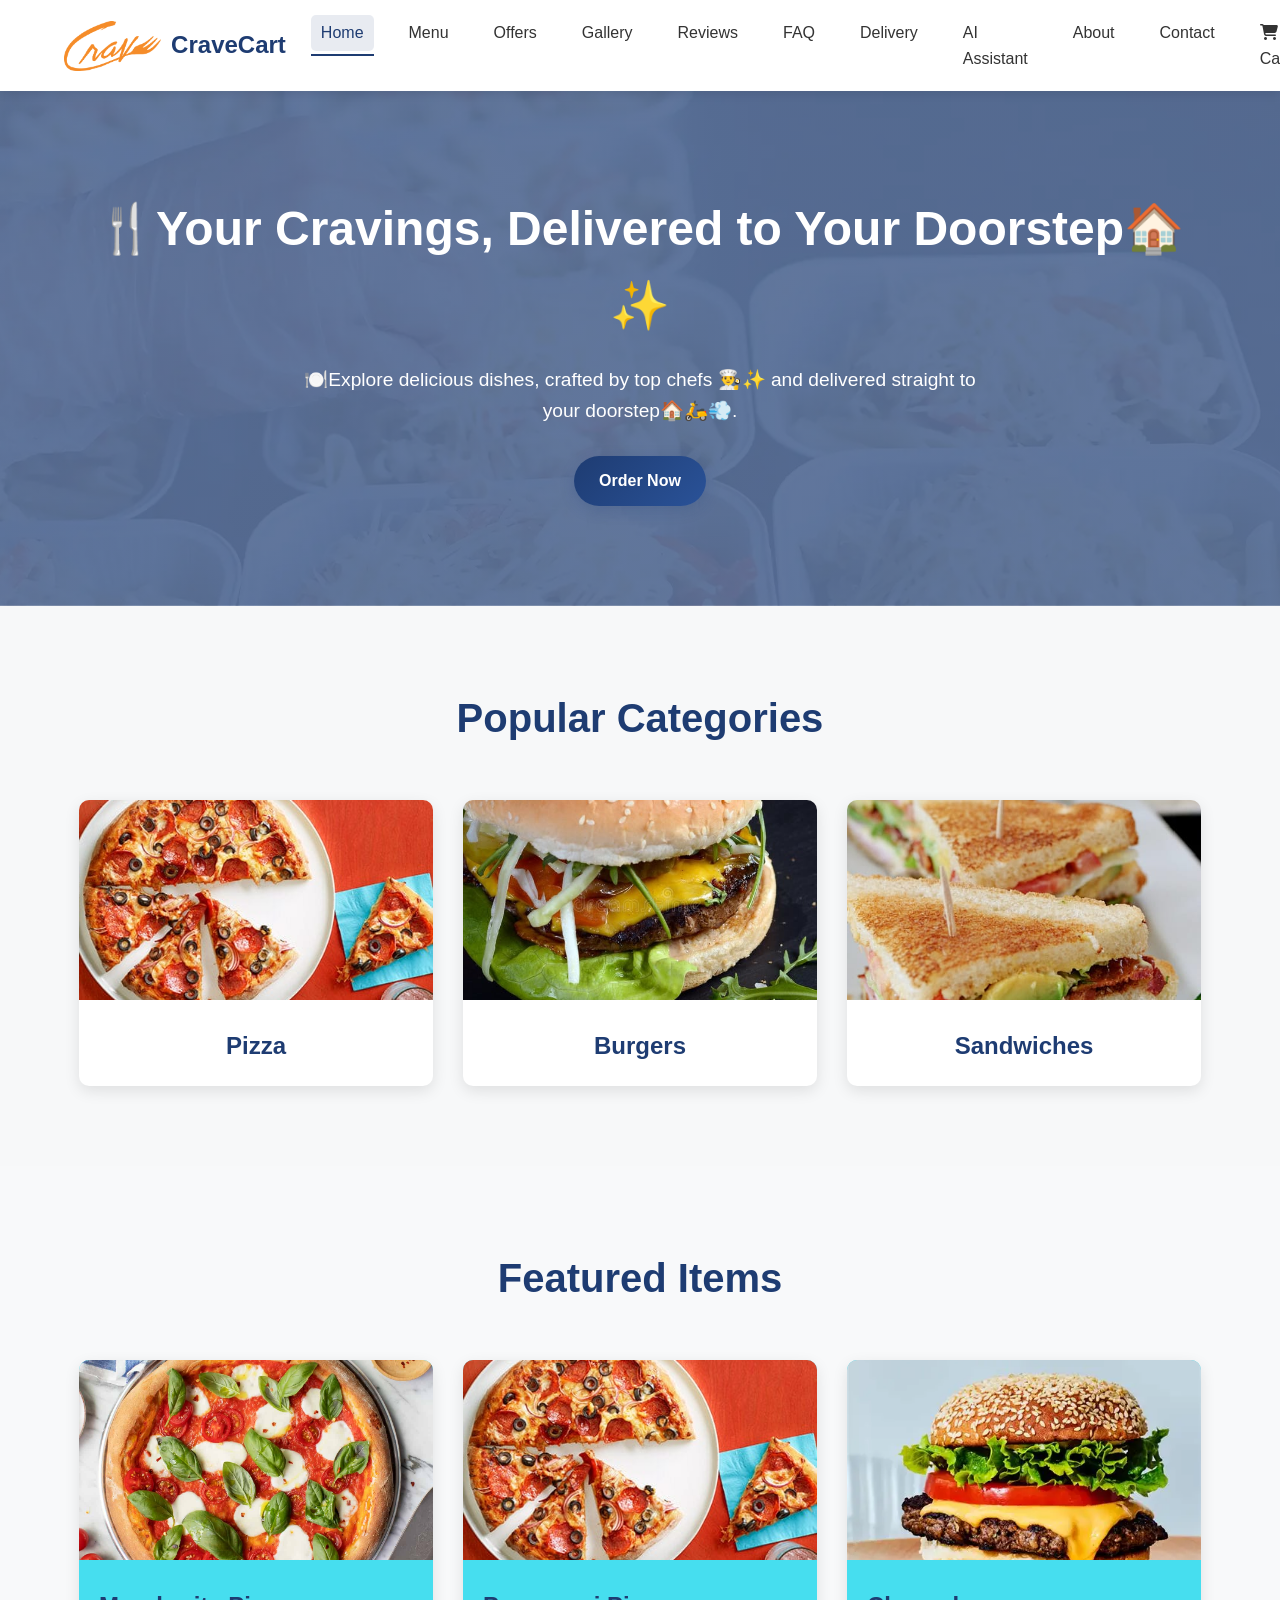
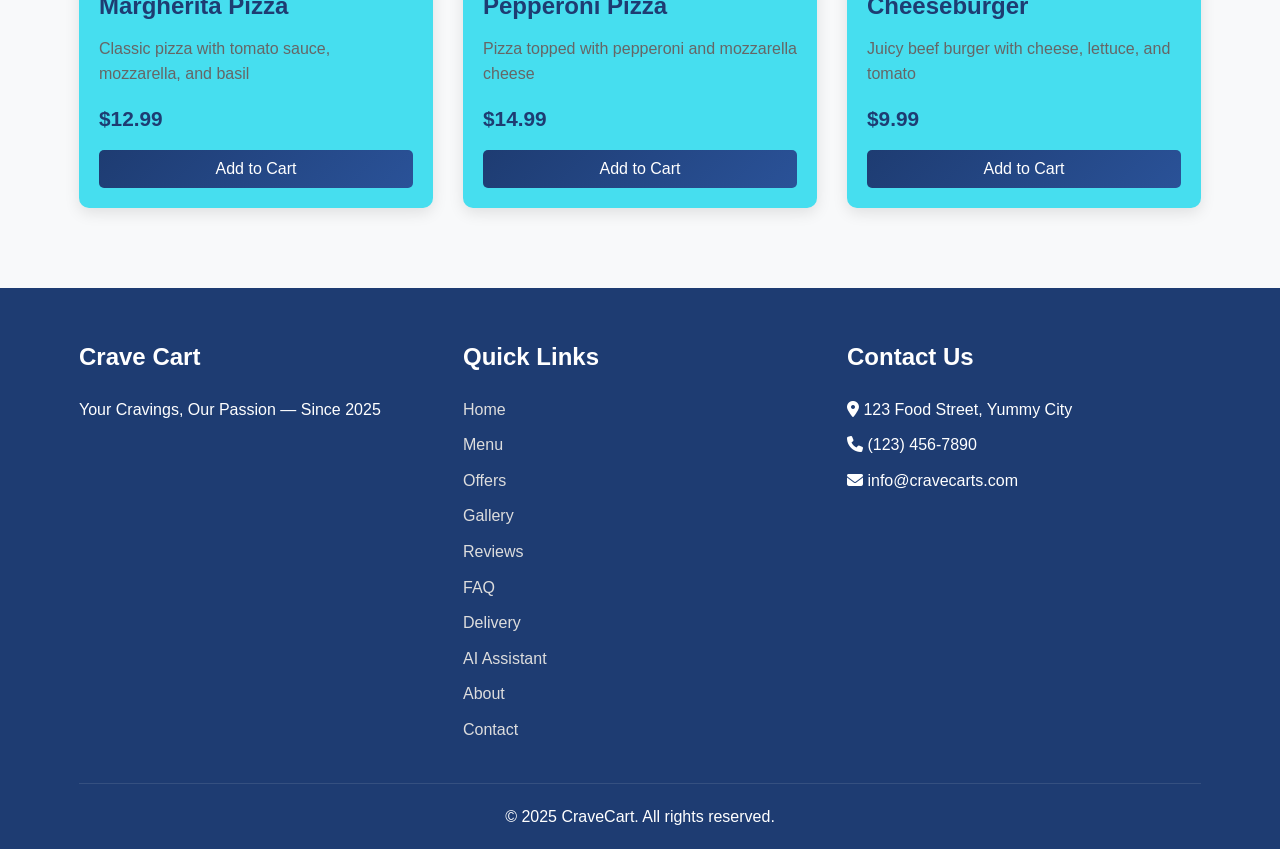
<file: food web/index.html>
<!DOCTYPE html>
<html lang="en">
<head>
    <meta charset="UTF-8">
    <meta name="viewport" content="width=device-width, initial-scale=1.0">
    <title>CraveCart - Order Delicious Food Online</title>

    <link rel="stylesheet" href="style.css">
    <link rel="stylesheet"
          href="https://cdnjs.cloudflare.com/ajax/libs/font-awesome/6.4.0/css/all.min.css">
</head>

<body>

    <!-- Header Section -->
    <header>
        <div class="container">

            <div class="logo">
                <img src="img/logo.png" alt="CraveCart Logo">
                <h1>CraveCart</h1>
            </div>

            <nav>
                <ul class="nav-links">
                    <li><a href="index.html" class="active">Home</a></li>
                    <li><a href="menu.html">Menu</a></li>
                    <li><a href="offers.html">Offers</a></li>
                    <li><a href="gallery.html">Gallery</a></li>
                    <li><a href="reviews.html">Reviews</a></li>
                    <li><a href="faq.html">FAQ</a></li>
                    <li><a href="delivery.html">Delivery</a></li>
                    <li><a href="ai-assistant.html">AI Assistant</a></li>
                    <li><a href="about.html">About</a></li>
                    <li><a href="contact.html">Contact</a></li>
                    <li>
                        <a href="#" id="cartLink">
                            <i class="fas fa-shopping-cart"></i>
                            Cart <span class="cart-count">0</span>
                        </a>
                    </li>
                </ul>
            </nav>

        </div>
    </header>


    <!-- Hero Section -->
    <section class="hero">
        <div class="container">

            <div class="hero-content">

                <h1>
                    🍴Your Cravings, Delivered to Your Doorstep🏠✨
                </h1>

                <p>
                    🍽️Explore delicious dishes, crafted by top chefs 👨‍🍳✨
                    and delivered straight to your doorstep🏠🛵💨.
                </p>

                <a href="menu.html" class="btn-primary">
                    Order Now
                </a>

            </div>

        </div>
    </section>


    <!-- Categories Section -->
    <section class="categories">
        <div class="container">

            <h2>Popular Categories</h2>

            <div class="category-grid">

                <div class="category-card">
                    <img src="img/category/pizza.jpg" alt="Pizza">
                    <h3>Pizza</h3>
                </div>

                <div class="category-card">
                    <img src="img/category/burger.jpg" alt="Burgers">
                    <h3>Burgers</h3>
                </div>

                <div class="category-card">
                    <img src="img/category/sandwich.jpg" alt="Sandwiches">
                    <h3>Sandwiches</h3>
                </div>

            </div>

        </div>
    </section>


    <!-- Featured Items Section -->
    <section class="featured">
        <div class="container">

            <h2>Featured Items</h2>

            <div class="food-grid" id="featuredFoods">
                <!-- Featured items will be loaded by JavaScript -->
            </div>

        </div>
    </section>


    <!-- Cart Modal -->
    <div class="cart-modal" id="cartModal">

        <div class="cart-content">

            <div class="cart-header">
                <h2>Your Cart</h2>
                <span class="close-btn" id="closeCart">&times;</span>
            </div>

            <div class="cart-body">

                <div id="cartItems">
                    <p class="empty-cart-message">
                        Your cart is empty
                    </p>
                </div>

                <div class="cart-footer">

                    <div class="cart-total">
                        <h3>
                            Total: $<span id="cartTotal">0.00</span>
                        </h3>
                    </div>

                    <button class="btn-primary checkout-btn" id="checkoutBtn">
                        Checkout
                    </button>

                </div>

            </div>

        </div>

    </div>


    <!-- Footer -->
    <footer>

        <div class="container">

            <div class="footer-content">

                <div class="footer-section">
                    <h3>Crave Cart</h3>
                    <p>Your Cravings, Our Passion — Since 2025</p>
                </div>


                <div class="footer-section">

                    <h3>Quick Links</h3>

                    <ul>
                        <li><a href="index.html">Home</a></li>
                        <li><a href="menu.html">Menu</a></li>
                        <li><a href="offers.html">Offers</a></li>
                        <li><a href="gallery.html">Gallery</a></li>
                        <li><a href="reviews.html">Reviews</a></li>
                        <li><a href="faq.html">FAQ</a></li>
                        <li><a href="delivery.html">Delivery</a></li>
                        <li><a href="ai-assistant.html">AI Assistant</a></li>
                        <li><a href="about.html">About</a></li>
                        <li><a href="contact.html">Contact</a></li>
                    </ul>

                </div>


                <div class="footer-section">

                    <h3>Contact Us</h3>

                    <p>
                        <i class="fas fa-map-marker-alt"></i>
                        123 Food Street, Yummy City
                    </p>

                    <p>
                        <i class="fas fa-phone"></i>
                        (123) 456-7890
                    </p>

                    <p>
                        <i class="fas fa-envelope"></i>
                        info@cravecarts.com
                    </p>

                </div>

            </div>


            <div class="footer-bottom">
                <p>
                    &copy; 2025 CraveCart. All rights reserved.
                </p>
            </div>

        </div>

    </footer>


    <script src="script.js"></script>

</body>
</html>
</file>
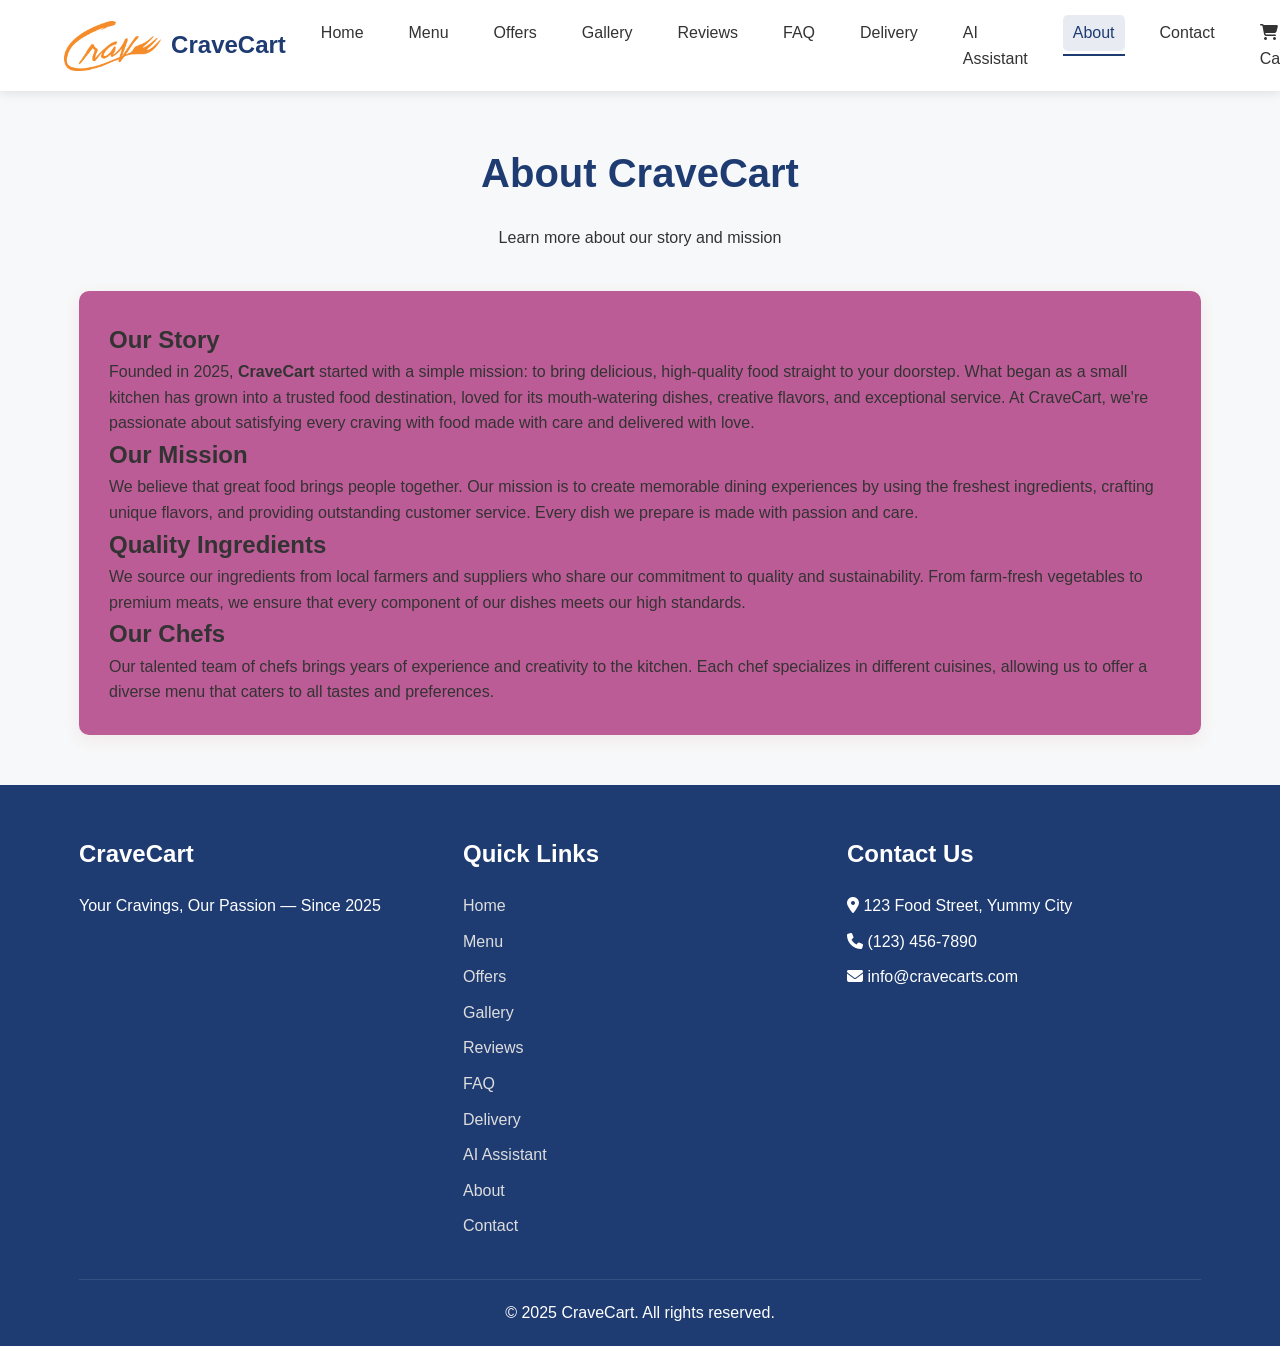
<file: food web/about.html>
<!DOCTYPE html>
<html lang="en">
<head>
    <meta charset="UTF-8">
    <meta name="viewport" content="width=device-width, initial-scale=1.0">

    <title>About Us - CraveCart</title>

    <link rel="stylesheet" href="style.css">
    <link rel="stylesheet"
          href="https://cdnjs.cloudflare.com/ajax/libs/font-awesome/6.4.0/css/all.min.css">
</head>

<body>

    <!-- Header Section -->
    <header>
        <div class="container">

            <div class="logo">
                <img src="img/logo.png" alt="CraveCart Logo">
                <h1>CraveCart</h1>
            </div>

            <nav>
                <ul class="nav-links">

                    <li>
                        <a href="index.html">Home</a>
                    </li>

                    <li>
                        <a href="menu.html">Menu</a>
                    </li>

                    <li>
                        <a href="offers.html">Offers</a>
                    </li>

                    <li>
                        <a href="gallery.html">Gallery</a>
                    </li>

                    <li>
                        <a href="reviews.html">Reviews</a>
                    </li>

                    <li>
                        <a href="faq.html">FAQ</a>
                    </li>

                    <li>
                        <a href="delivery.html">Delivery</a>
                    </li>

                    <li>
                        <a href="ai-assistant.html">AI Assistant</a>
                    </li>

                    <li>
                        <a href="about.html" class="active">About</a>
                    </li>

                    <li>
                        <a href="contact.html">Contact</a>
                    </li>

                    <li>
                        <a href="#" id="cartLink">
                            <i class="fas fa-shopping-cart"></i>
                            Cart <span class="cart-count">0</span>
                        </a>
                    </li>

                </ul>
            </nav>

        </div>
    </header>


    <!-- About Section -->
    <section class="about-page">

        <div class="container">

            <div class="about-header">
                <h1>About CraveCart</h1>
                <p>Learn more about our story and mission</p>
            </div>


            <div class="about-content">

                <h2>Our Story</h2>

                <p>
                    Founded in 2025, <strong>CraveCart</strong> started with
                    a simple mission: to bring delicious, high-quality food
                    straight to your doorstep. What began as a small kitchen
                    has grown into a trusted food destination, loved for its
                    mouth-watering dishes, creative flavors, and exceptional
                    service. At CraveCart, we're passionate about satisfying
                    every craving with food made with care and delivered
                    with love.
                </p>


                <h2>Our Mission</h2>

                <p>
                    We believe that great food brings people together.
                    Our mission is to create memorable dining experiences
                    by using the freshest ingredients, crafting unique
                    flavors, and providing outstanding customer service.
                    Every dish we prepare is made with passion and care.
                </p>


                <h2>Quality Ingredients</h2>

                <p>
                    We source our ingredients from local farmers and
                    suppliers who share our commitment to quality and
                    sustainability. From farm-fresh vegetables to premium
                    meats, we ensure that every component of our dishes
                    meets our high standards.
                </p>


                <h2>Our Chefs</h2>

                <p>
                    Our talented team of chefs brings years of experience
                    and creativity to the kitchen. Each chef specializes
                    in different cuisines, allowing us to offer a diverse
                    menu that caters to all tastes and preferences.
                </p>

            </div>

        </div>

    </section>


    <!-- Cart Modal -->
    <div class="cart-modal" id="cartModal">

        <div class="cart-content">

            <div class="cart-header">
                <h2>Your Cart</h2>

                <span class="close-btn" id="closeCart">
                    &times;
                </span>
            </div>

            <div class="cart-body">

                <div id="cartItems">
                    <p class="empty-cart-message">
                        Your cart is empty
                    </p>
                </div>

                <div class="cart-footer">

                    <div class="cart-total">
                        <h3>
                            Total: ₹<span id="cartTotal">0.00</span>
                        </h3>
                    </div>

                    <button class="btn-primary checkout-btn"
                            id="checkoutBtn">
                        Checkout
                    </button>

                </div>

            </div>

        </div>

    </div>


    <!-- Footer -->
    <footer>

        <div class="container">

            <div class="footer-content">

                <div class="footer-section">
                    <h3>CraveCart</h3>

                    <p>
                        Your Cravings, Our Passion — Since 2025
                    </p>
                </div>


                <div class="footer-section">

                    <h3>Quick Links</h3>

                    <ul>

                        <li>
                            <a href="index.html">Home</a>
                        </li>

                        <li>
                            <a href="menu.html">Menu</a>
                        </li>

                        <li>
                            <a href="offers.html">Offers</a>
                        </li>

                        <li>
                            <a href="gallery.html">Gallery</a>
                        </li>

                        <li>
                            <a href="reviews.html">Reviews</a>
                        </li>

                        <li>
                            <a href="faq.html">FAQ</a>
                        </li>

                        <li>
                            <a href="delivery.html">Delivery</a>
                        </li>

                        <li>
                            <a href="ai-assistant.html">AI Assistant</a>
                        </li>

                        <li>
                            <a href="about.html">About</a>
                        </li>

                        <li>
                            <a href="contact.html">Contact</a>
                        </li>

                    </ul>

                </div>


                <div class="footer-section">

                    <h3>Contact Us</h3>

                    <p>
                        <i class="fas fa-map-marker-alt"></i>
                        123 Food Street, Yummy City
                    </p>

                    <p>
                        <i class="fas fa-phone"></i>
                        (123) 456-7890
                    </p>

                    <p>
                        <i class="fas fa-envelope"></i>
                        info@cravecarts.com
                    </p>

                </div>

            </div>


            <div class="footer-bottom">
                <p>
                    &copy; 2025 CraveCart. All rights reserved.
                </p>
            </div>

        </div>

    </footer>


    <script src="script.js"></script>

</body>
</html>
</file>
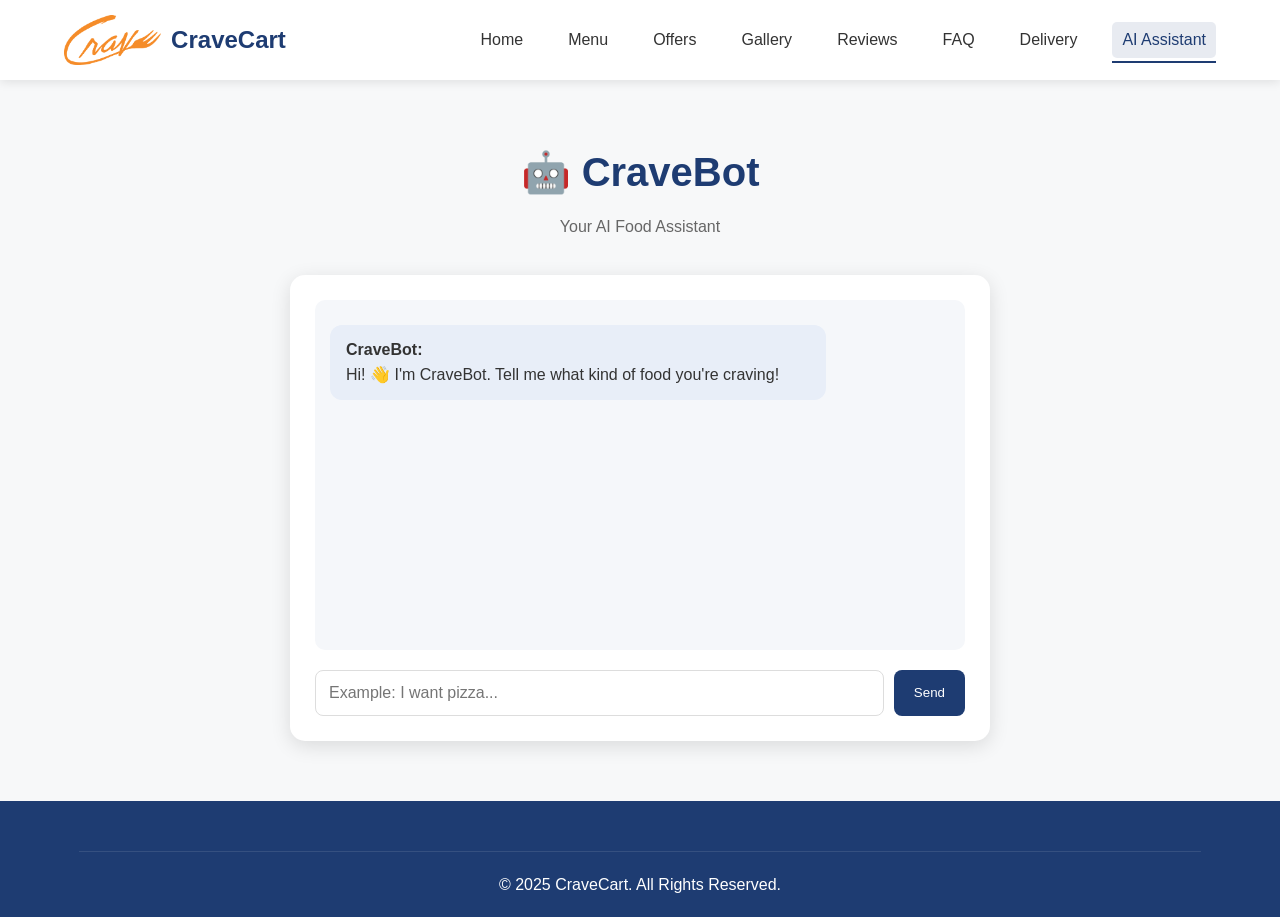
<file: food web/ai-assistant.html>
<!DOCTYPE html>
<html lang="en">
<head>
    <meta charset="UTF-8">
    <meta name="viewport" content="width=device-width, initial-scale=1.0">
    <title>CraveBot - AI Food Assistant</title>

    <link rel="stylesheet" href="style.css">

    <style>
        .ai-page {
            padding: 60px 0;
            min-height: 75vh;
        }

        .ai-header {
            text-align: center;
            margin-bottom: 35px;
        }

        .ai-header h1 {
            color: #1e3c72;
            font-size: 2.5rem;
            margin-bottom: 10px;
        }

        .ai-header p {
            color: #666;
        }

        .chat-box {
            max-width: 700px;
            margin: auto;
            background: white;
            border-radius: 15px;
            padding: 25px;
            box-shadow: 0 5px 20px rgba(0,0,0,0.12);
        }

        .chat-area {
            height: 350px;
            overflow-y: auto;
            padding: 15px;
            background: #f5f7fa;
            border-radius: 10px;
            margin-bottom: 20px;
        }

        .message {
            padding: 12px 16px;
            margin: 10px 0;
            border-radius: 12px;
            max-width: 80%;
        }

        .bot-message {
            background: #e8eef8;
            color: #333;
        }

        .user-message {
            background: #1e3c72;
            color: white;
            margin-left: auto;
        }

        .input-area {
            display: flex;
            gap: 10px;
        }

        .input-area input {
            flex: 1;
            padding: 13px;
            border: 1px solid #ddd;
            border-radius: 8px;
            font-size: 16px;
        }

        .input-area button {
            padding: 13px 20px;
            border: none;
            border-radius: 8px;
            background: #1e3c72;
            color: white;
            cursor: pointer;
        }

        .input-area button:hover {
            opacity: 0.9;
        }
    </style>
</head>

<body>

<header>
    <div class="container">
        <div class="logo">
            <img src="img/logo.png" alt="CraveCart Logo">
            <h1>CraveCart</h1>
        </div>

        <nav>
            <ul class="nav-links">
                <li><a href="index.html">Home</a></li>
                <li><a href="menu.html">Menu</a></li>
                <li><a href="offers.html">Offers</a></li>
                <li><a href="gallery.html">Gallery</a></li>
                <li><a href="reviews.html">Reviews</a></li>
                <li><a href="faq.html">FAQ</a></li>
                <li><a href="delivery.html">Delivery</a></li>
                <li><a href="ai-assistant.html" class="active">AI Assistant</a></li>
            </ul>
        </nav>
    </div>
</header>

<section class="ai-page">

    <div class="container">

        <div class="ai-header">
            <h1>🤖 CraveBot</h1>
            <p>Your AI Food Assistant</p>
        </div>

        <div class="chat-box">

            <div class="chat-area" id="chatArea">

                <div class="message bot-message">
                    <strong>CraveBot:</strong><br>
                    Hi! 👋 I'm CraveBot. Tell me what kind of food you're craving!
                </div>

            </div>

            <div class="input-area">
                <input
                    type="text"
                    id="userInput"
                    placeholder="Example: I want pizza..."
                >

                <button onclick="sendMessage()">Send</button>
            </div>

        </div>

    </div>

</section>

<footer>
    <div class="container">
        <div class="footer-bottom">
            <p>&copy; 2025 CraveCart. All Rights Reserved.</p>
        </div>
    </div>
</footer>

<script>
    function sendMessage() {

        const input = document.getElementById("userInput");
        const chatArea = document.getElementById("chatArea");

        const message = input.value.trim();

        if (message === "") {
            return;
        }

        // User message
        chatArea.innerHTML += `
            <div class="message user-message">
                ${message}
            </div>
        `;

        const text = message.toLowerCase();

        let reply = "";

        // Simple AI-style recommendations
        if (text.includes("pizza")) {
            reply = "🍕 I recommend our Margherita Pizza or Pepperoni Pizza!";
        }
        else if (text.includes("burger")) {
            reply = "🍔 You can try our Cheeseburger or Chicken Burger!";
        }
        else if (text.includes("sandwich")) {
            reply = "🥪 Our Club Sandwich and Veggie Sandwich are great choices!";
        }
        else if (text.includes("cheap") || text.includes("budget")) {
            reply = "💰 Try our Veggie Sandwich at ₹7.99 or Club Sandwich at ₹8.99.";
        }
        else if (text.includes("hello") || text.includes("hi")) {
            reply = "Hello! 👋 What would you like to eat today?";
        }
        else if (text.includes("recommend") || text.includes("suggest")) {
            reply = "😋 I recommend trying our Margherita Pizza, Cheeseburger, or Club Sandwich!";
        }
        else {
            reply = "😊 I can suggest Pizza, Burger, or Sandwich. Try asking: 'Suggest a pizza'.";
        }

        // Bot response
        setTimeout(function() {

            chatArea.innerHTML += `
                <div class="message bot-message">
                    <strong>CraveBot:</strong><br>
                    ${reply}
                </div>
            `;

            chatArea.scrollTop = chatArea.scrollHeight;

        }, 500);

        input.value = "";
    }

    // Enter key support
    document.getElementById("userInput").addEventListener("keypress", function(event) {

        if (event.key === "Enter") {
            sendMessage();
        }

    });
</script>

</body>
</html>
</file>
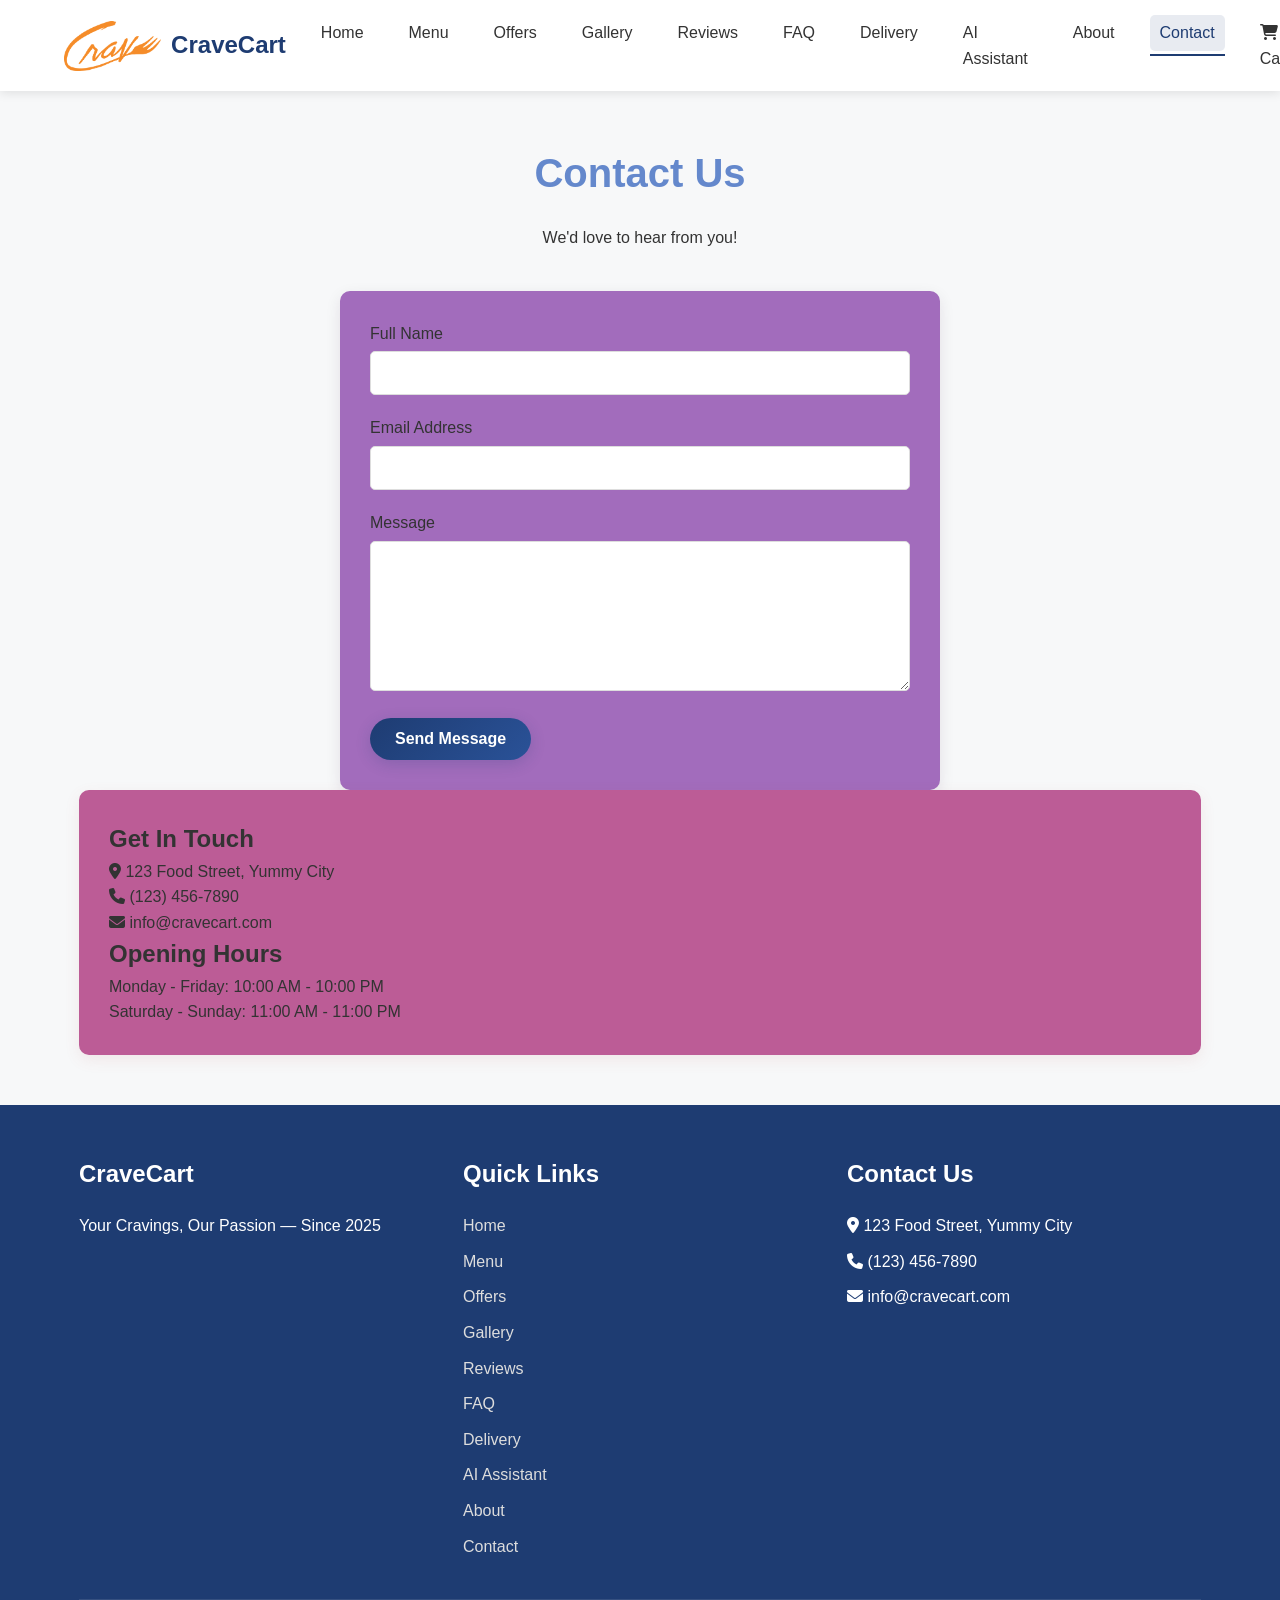
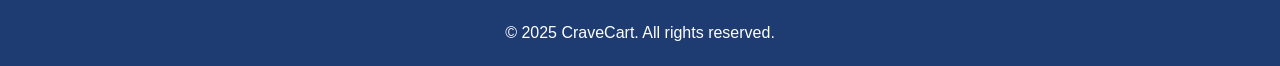
<file: food web/contact.html>
<!DOCTYPE html>
<html lang="en">
<head>
    <meta charset="UTF-8">
    <meta name="viewport" content="width=device-width, initial-scale=1.0">
    <title>Contact Us - CraveCart</title>

    <link rel="stylesheet" href="style.css">
    <link rel="stylesheet" href="https://cdnjs.cloudflare.com/ajax/libs/font-awesome/6.4.0/css/all.min.css">
</head>

<body>

    <!-- Header Section -->
    <header>
        <div class="container">

            <div class="logo">
                <img src="img/logo.png" alt="CraveCart Logo">
                <h1>CraveCart</h1>
            </div>

            <nav>
                <ul class="nav-links">

                    <li>
                        <a href="index.html">Home</a>
                    </li>

                    <li>
                        <a href="menu.html">Menu</a>
                    </li>

                    <li>
                        <a href="offers.html">Offers</a>
                    </li>

                    <li>
                        <a href="gallery.html">Gallery</a>
                    </li>

                    <li>
                        <a href="reviews.html">Reviews</a>
                    </li>

                    <li>
                        <a href="faq.html">FAQ</a>
                    </li>

                    <li>
                        <a href="delivery.html">Delivery</a>
                    </li>

                    <li>
                        <a href="ai-assistant.html">AI Assistant</a>
                    </li>

                    <li>
                        <a href="about.html">About</a>
                    </li>

                    <li>
                        <a href="contact.html" class="active">Contact</a>
                    </li>

                    <li>
                        <a href="#" id="cartLink">
                            <i class="fas fa-shopping-cart"></i>
                            Cart <span class="cart-count">0</span>
                        </a>
                    </li>

                </ul>
            </nav>

        </div>
    </header>


    <!-- Contact Section -->
    <section class="contact-page">

        <div class="container">

            <div class="contact-header">
                <h1>Contact Us</h1>
                <p>We'd love to hear from you!</p>
            </div>


            <!-- Contact Form -->
            <div class="contact-form">

                <form id="contactForm">

                    <div class="form-group">
                        <label for="name">Full Name</label>
                        <input
                            type="text"
                            id="name"
                            name="name"
                            required
                        >
                    </div>


                    <div class="form-group">
                        <label for="email">Email Address</label>
                        <input
                            type="email"
                            id="email"
                            name="email"
                            required
                        >
                    </div>


                    <div class="form-group">
                        <label for="message">Message</label>
                        <textarea
                            id="message"
                            name="message"
                            required
                        ></textarea>
                    </div>


                    <button type="submit" class="btn-primary">
                        Send Message
                    </button>

                </form>

            </div>


            <!-- Contact Information -->
            <div class="contact-info">

                <div class="about-content">

                    <h2>Get In Touch</h2>

                    <p>
                        <i class="fas fa-map-marker-alt"></i>
                        123 Food Street, Yummy City
                    </p>

                    <p>
                        <i class="fas fa-phone"></i>
                        (123) 456-7890
                    </p>

                    <p>
                        <i class="fas fa-envelope"></i>
                        info@cravecart.com
                    </p>


                    <h2>Opening Hours</h2>

                    <p>
                        Monday - Friday: 10:00 AM - 10:00 PM
                    </p>

                    <p>
                        Saturday - Sunday: 11:00 AM - 11:00 PM
                    </p>

                </div>

            </div>

        </div>

    </section>


    <!-- Cart Modal -->
    <div class="cart-modal" id="cartModal">

        <div class="cart-content">

            <div class="cart-header">
                <h2>Your Cart</h2>
                <span class="close-btn" id="closeCart">&times;</span>
            </div>


            <div class="cart-body">

                <div id="cartItems">

                    <!-- Cart items will be loaded here -->
                    <p class="empty-cart-message">
                        Your cart is empty
                    </p>

                </div>


                <div class="cart-footer">

                    <div class="cart-total">
                        <h3>
                            Total: ₹<span id="cartTotal">0.00</span>
                        </h3>
                    </div>

                    <button
                        class="btn-primary checkout-btn"
                        id="checkoutBtn"
                    >
                        Checkout
                    </button>

                </div>

            </div>

        </div>

    </div>


    <!-- Footer -->
    <footer>

        <div class="container">

            <div class="footer-content">


                <!-- Footer About -->
                <div class="footer-section">

                    <h3>CraveCart</h3>

                    <p>
                        Your Cravings, Our Passion — Since 2025
                    </p>

                </div>


                <!-- Footer Quick Links -->
                <div class="footer-section">

                    <h3>Quick Links</h3>

                    <ul>

                        <li>
                            <a href="index.html">Home</a>
                        </li>

                        <li>
                            <a href="menu.html">Menu</a>
                        </li>

                        <li>
                            <a href="offers.html">Offers</a>
                        </li>

                        <li>
                            <a href="gallery.html">Gallery</a>
                        </li>

                        <li>
                            <a href="reviews.html">Reviews</a>
                        </li>

                        <li>
                            <a href="faq.html">FAQ</a>
                        </li>

                        <li>
                            <a href="delivery.html">Delivery</a>
                        </li>

                        <li>
                            <a href="ai-assistant.html">AI Assistant</a>
                        </li>

                        <li>
                            <a href="about.html">About</a>
                        </li>

                        <li>
                            <a href="contact.html">Contact</a>
                        </li>

                    </ul>

                </div>


                <!-- Footer Contact -->
                <div class="footer-section">

                    <h3>Contact Us</h3>

                    <p>
                        <i class="fas fa-map-marker-alt"></i>
                        123 Food Street, Yummy City
                    </p>

                    <p>
                        <i class="fas fa-phone"></i>
                        (123) 456-7890
                    </p>

                    <p>
                        <i class="fas fa-envelope"></i>
                        info@cravecart.com
                    </p>

                </div>

            </div>


            <!-- Footer Bottom -->
            <div class="footer-bottom">

                <p>
                    &copy; 2025 CraveCart. All rights reserved.
                </p>

            </div>

        </div>

    </footer>


    <!-- JavaScript -->
    <script src="script.js"></script>

</body>
</html>
</file>
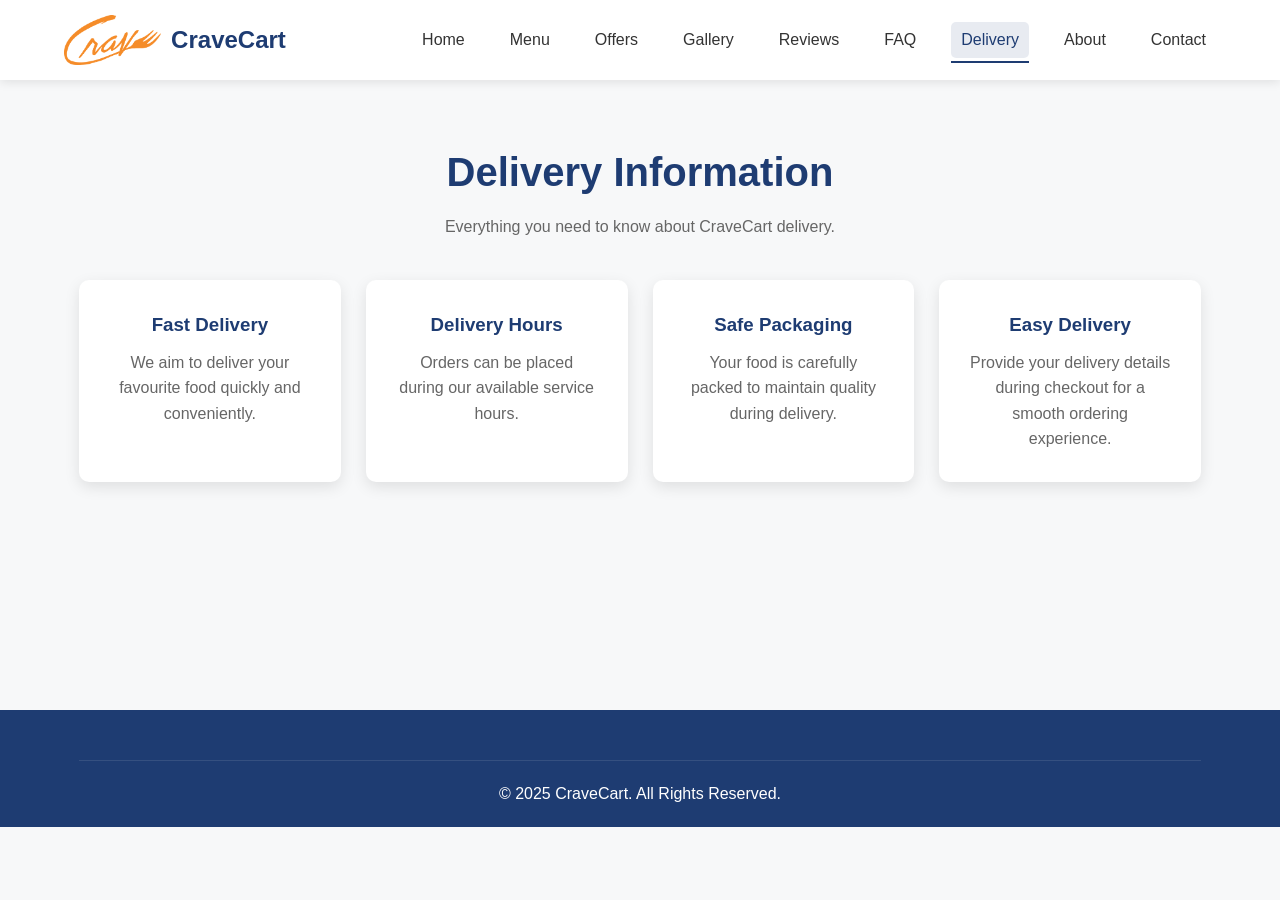
<file: food web/delivery.html>
<!DOCTYPE html>
<html lang="en">
<head>
    <meta charset="UTF-8">
    <meta name="viewport" content="width=device-width, initial-scale=1.0">
    <title>Delivery Information - CraveCart</title>

    <link rel="stylesheet" href="style.css">

    <style>
        .delivery-page {
            padding: 60px 0;
            min-height: 70vh;
        }

        .delivery-header {
            text-align: center;
            margin-bottom: 40px;
        }

        .delivery-header h1 {
            color: #1e3c72;
            font-size: 2.5rem;
            margin-bottom: 10px;
        }

        .delivery-header p {
            color: #666;
        }

        .delivery-grid {
            display: grid;
            grid-template-columns: repeat(auto-fit, minmax(250px, 1fr));
            gap: 25px;
        }

        .delivery-card {
            background: white;
            padding: 30px;
            border-radius: 10px;
            text-align: center;
            box-shadow: 0 5px 15px rgba(0,0,0,0.1);
        }

        .delivery-card i {
            font-size: 40px;
            color: #1e3c72;
            margin-bottom: 15px;
        }

        .delivery-card h3 {
            color: #1e3c72;
            margin-bottom: 10px;
        }

        .delivery-card p {
            color: #666;
            line-height: 1.6;
        }
    </style>
</head>

<body>

<header>
    <div class="container">
        <div class="logo">
            <img src="img/logo.png" alt="CraveCart Logo">
            <h1>CraveCart</h1>
        </div>

        <nav>
            <ul class="nav-links">
                <li><a href="index.html">Home</a></li>
                <li><a href="menu.html">Menu</a></li>
                <li><a href="offers.html">Offers</a></li>
                <li><a href="gallery.html">Gallery</a></li>
                <li><a href="reviews.html">Reviews</a></li>
                <li><a href="faq.html">FAQ</a></li>
                <li><a href="delivery.html" class="active">Delivery</a></li>
                <li><a href="about.html">About</a></li>
                <li><a href="contact.html">Contact</a></li>
            </ul>
        </nav>
    </div>
</header>

<section class="delivery-page">
    <div class="container">

        <div class="delivery-header">
            <h1>Delivery Information</h1>
            <p>Everything you need to know about CraveCart delivery.</p>
        </div>

        <div class="delivery-grid">

            <div class="delivery-card">
                <i class="fas fa-motorcycle"></i>
                <h3>Fast Delivery</h3>
                <p>We aim to deliver your favourite food quickly and conveniently.</p>
            </div>

            <div class="delivery-card">
                <i class="fas fa-clock"></i>
                <h3>Delivery Hours</h3>
                <p>Orders can be placed during our available service hours.</p>
            </div>

            <div class="delivery-card">
                <i class="fas fa-box"></i>
                <h3>Safe Packaging</h3>
                <p>Your food is carefully packed to maintain quality during delivery.</p>
            </div>

            <div class="delivery-card">
                <i class="fas fa-map-marker-alt"></i>
                <h3>Easy Delivery</h3>
                <p>Provide your delivery details during checkout for a smooth ordering experience.</p>
            </div>

        </div>

    </div>
</section>

<footer>
    <div class="container">
        <div class="footer-bottom">
            <p>&copy; 2025 CraveCart. All Rights Reserved.</p>
        </div>
    </div>
</footer>

</body>
</html>
</file>
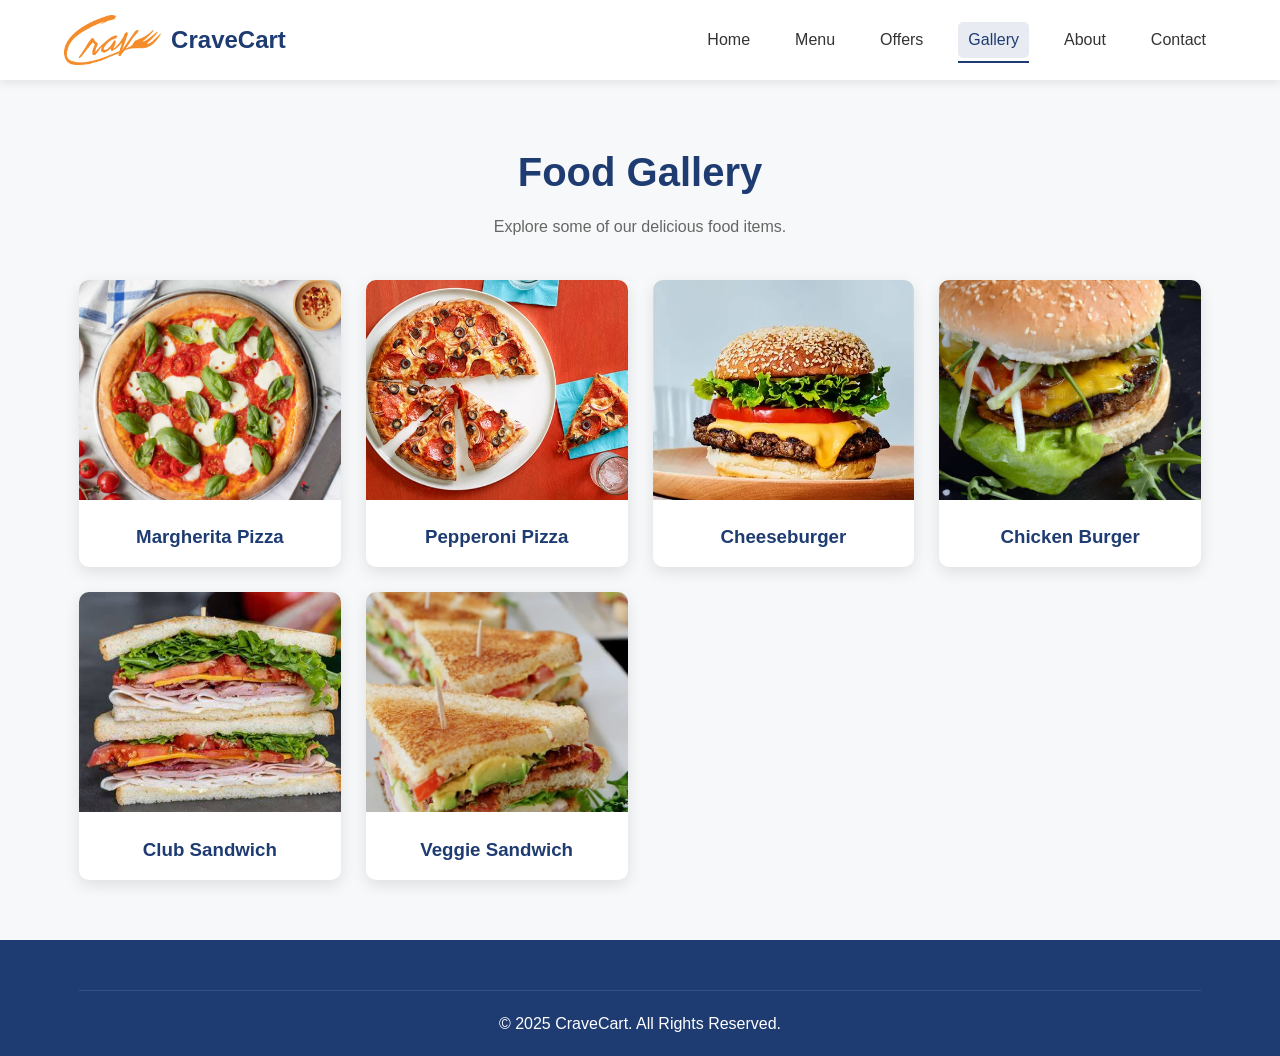
<file: food web/gallery.html>
<!DOCTYPE html>
<html lang="en">
<head>
    <meta charset="UTF-8">
    <meta name="viewport" content="width=device-width, initial-scale=1.0">
    <title>Gallery - CraveCart</title>
    <link rel="stylesheet" href="style.css">

    <style>
        .gallery-page {
            padding: 60px 0;
            min-height: 70vh;
        }

        .gallery-header {
            text-align: center;
            margin-bottom: 40px;
        }

        .gallery-header h1 {
            color: #1e3c72;
            font-size: 2.5rem;
            margin-bottom: 10px;
        }

        .gallery-header p {
            color: #666;
        }

        .gallery-grid {
            display: grid;
            grid-template-columns: repeat(auto-fit, minmax(250px, 1fr));
            gap: 25px;
        }

        .gallery-item {
            background: white;
            border-radius: 10px;
            overflow: hidden;
            box-shadow: 0 5px 15px rgba(0,0,0,0.1);
        }

        .gallery-item img {
            width: 100%;
            height: 220px;
            object-fit: cover;
        }

        .gallery-item h3 {
            padding: 15px;
            text-align: center;
            color: #1e3c72;
        }
    </style>
</head>

<body>

<header>
    <div class="container">
        <div class="logo">
            <img src="img/logo.png" alt="CraveCart Logo">
            <h1>CraveCart</h1>
        </div>

        <nav>
            <ul class="nav-links">
                <li><a href="index.html">Home</a></li>
                <li><a href="menu.html">Menu</a></li>
                <li><a href="offers.html">Offers</a></li>
                <li><a href="gallery.html" class="active">Gallery</a></li>
                <li><a href="about.html">About</a></li>
                <li><a href="contact.html">Contact</a></li>
            </ul>
        </nav>
    </div>
</header>

<section class="gallery-page">
    <div class="container">

        <div class="gallery-header">
            <h1>Food Gallery</h1>
            <p>Explore some of our delicious food items.</p>
        </div>

        <div class="gallery-grid">

            <div class="gallery-item">
                <img src="img/food/p1.jpg" alt="Pizza">
                <h3>Margherita Pizza</h3>
            </div>

            <div class="gallery-item">
                <img src="img/category/pizza.jpg" alt="Pizza">
                <h3>Pepperoni Pizza</h3>
            </div>

            <div class="gallery-item">
                <img src="img/food/b1.jpg" alt="Burger">
                <h3>Cheeseburger</h3>
            </div>

            <div class="gallery-item">
                <img src="img/category/burger.jpg" alt="Burger">
                <h3>Chicken Burger</h3>
            </div>

            <div class="gallery-item">
                <img src="img/food/s1.jpg" alt="Sandwich">
                <h3>Club Sandwich</h3>
            </div>

            <div class="gallery-item">
                <img src="img/category/sandwich.jpg" alt="Sandwich">
                <h3>Veggie Sandwich</h3>
            </div>

        </div>
    </div>
</section>

<footer>
    <div class="container">
        <div class="footer-bottom">
            <p>&copy; 2025 CraveCart. All Rights Reserved.</p>
        </div>
    </div>
</footer>

</body>
</html>
</file>
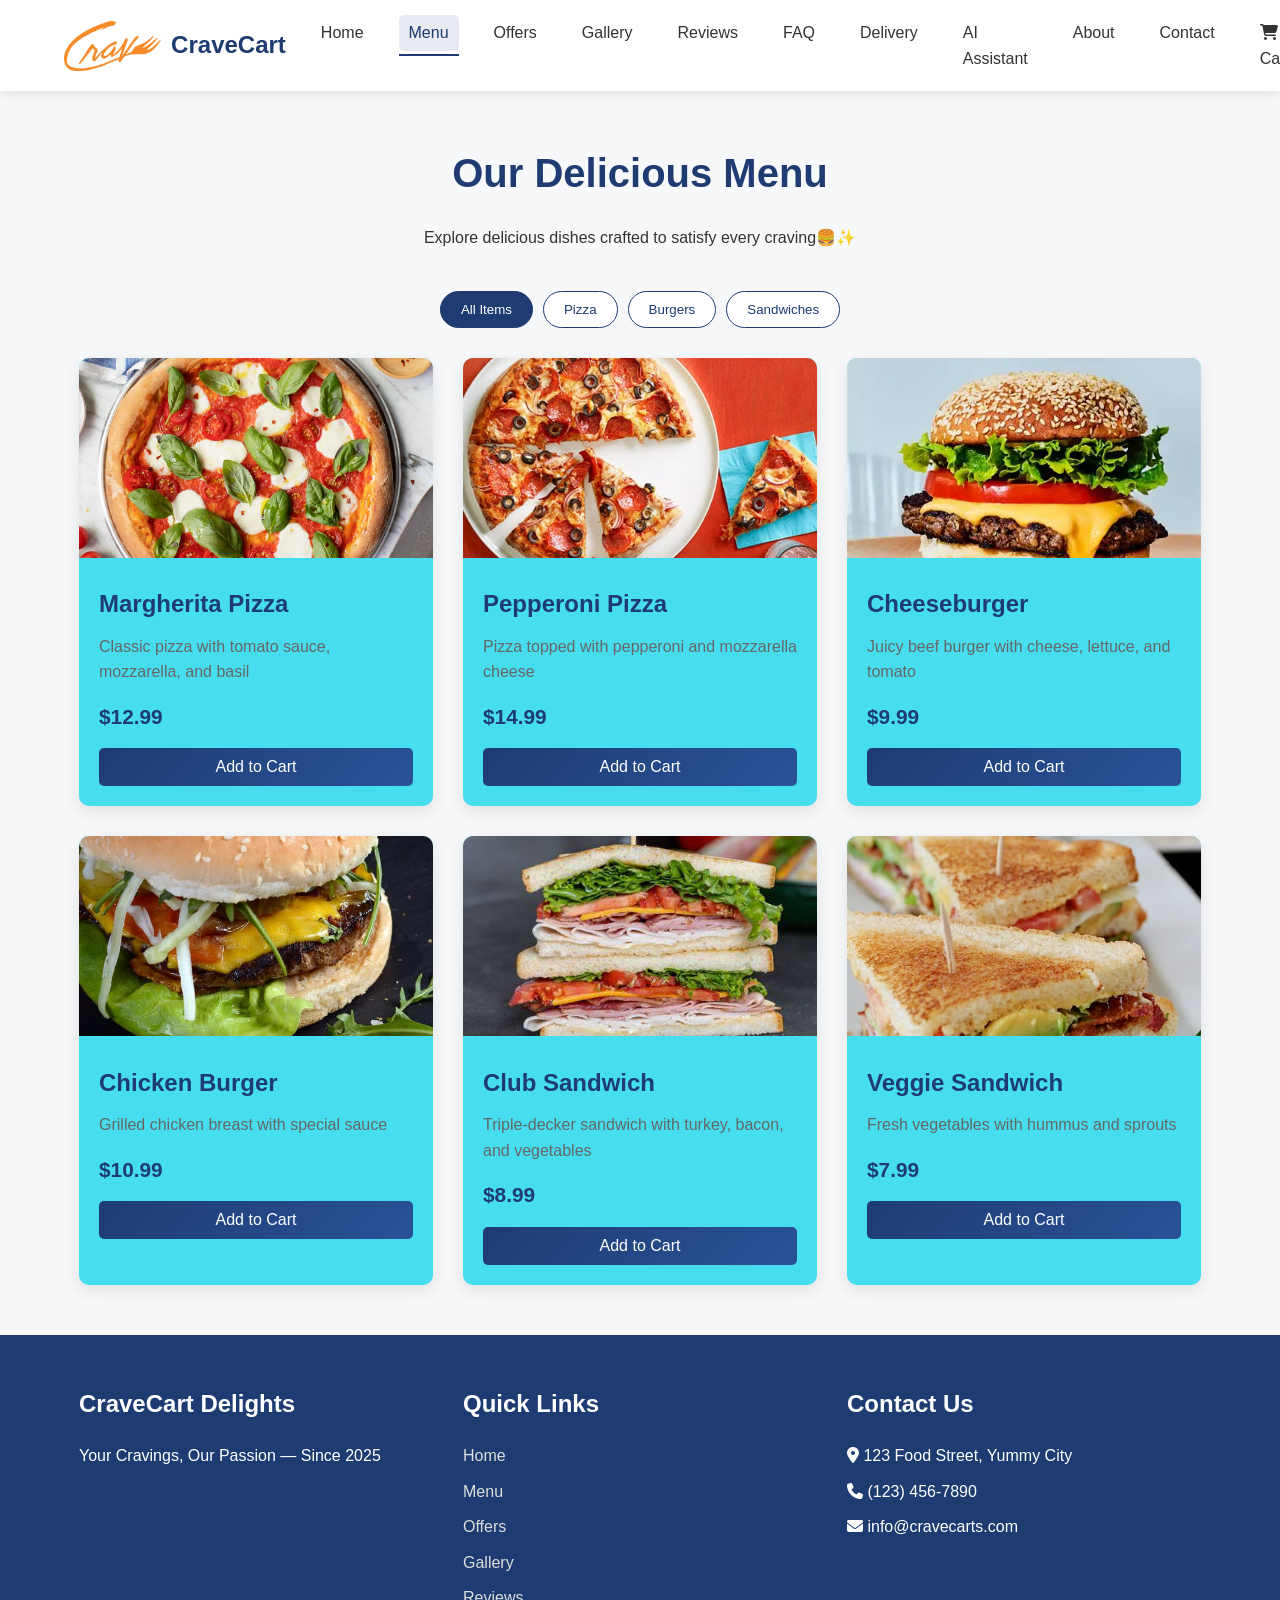
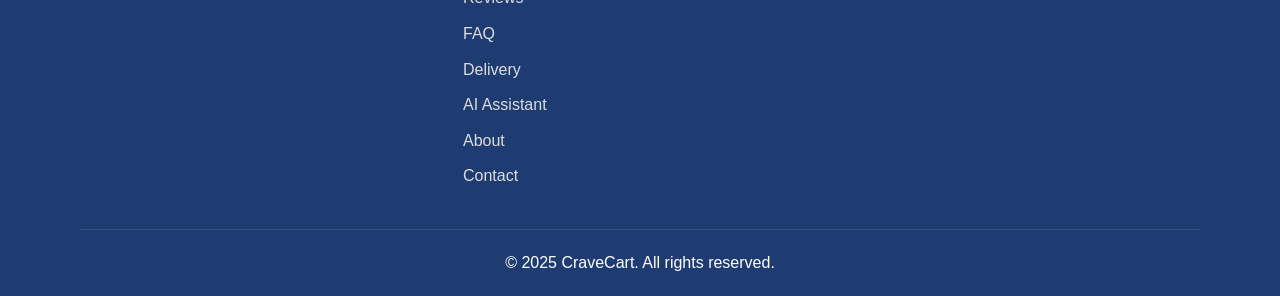
<file: food web/menu.html>
<!DOCTYPE html>
<html lang="en">
<head>
    <meta charset="UTF-8">
    <meta name="viewport" content="width=device-width, initial-scale=1.0">

    <title>Our Menu – CraveCart Delights</title>

    <link rel="stylesheet" href="style.css">
    <link rel="stylesheet"
          href="https://cdnjs.cloudflare.com/ajax/libs/font-awesome/6.4.0/css/all.min.css">
</head>

<body>

    <!-- Header Section -->
    <header>
        <div class="container">

            <div class="logo">
                <img src="img/logo.png" alt="CraveCart Logo">
                <h1>CraveCart</h1>
            </div>

            <nav>
                <ul class="nav-links">

                    <li>
                        <a href="index.html">Home</a>
                    </li>

                    <li>
                        <a href="menu.html" class="active">Menu</a>
                    </li>

                    <li>
                        <a href="offers.html">Offers</a>
                    </li>

                    <li>
                        <a href="gallery.html">Gallery</a>
                    </li>

                    <li>
                        <a href="reviews.html">Reviews</a>
                    </li>

                    <li>
                        <a href="faq.html">FAQ</a>
                    </li>

                    <li>
                        <a href="delivery.html">Delivery</a>
                    </li>

                    <li>
                        <a href="ai-assistant.html">AI Assistant</a>
                    </li>

                    <li>
                        <a href="about.html">About</a>
                    </li>

                    <li>
                        <a href="contact.html">Contact</a>
                    </li>

                    <li>
                        <a href="#" id="cartLink">
                            <i class="fas fa-shopping-cart"></i>
                            Cart <span class="cart-count">0</span>
                        </a>
                    </li>

                </ul>
            </nav>

        </div>
    </header>


    <!-- Menu Section -->
    <section class="menu-page">

        <div class="container">

            <div class="menu-header">
                <h1>Our Delicious Menu</h1>

                <p>
                    Explore delicious dishes crafted to satisfy every craving🍔✨
                </p>
            </div>


            <div class="filter-buttons">

                <button class="filter-btn active" data-category="all">
                    All Items
                </button>

                <button class="filter-btn" data-category="pizza">
                    Pizza
                </button>

                <button class="filter-btn" data-category="burger">
                    Burgers
                </button>

                <button class="filter-btn" data-category="sandwich">
                    Sandwiches
                </button>

            </div>


            <div class="food-grid" id="menuFoods">
                <!-- Menu items will be loaded here by JavaScript -->
            </div>

        </div>

    </section>


    <!-- Cart Modal -->
    <div class="cart-modal" id="cartModal">

        <div class="cart-content">

            <div class="cart-header">
                <h2>Your Cart</h2>

                <span class="close-btn" id="closeCart">
                    &times;
                </span>
            </div>

            <div class="cart-body">

                <div id="cartItems">
                    <p class="empty-cart-message">
                        Your cart is empty
                    </p>
                </div>

                <div class="cart-footer">

                    <div class="cart-total">
                        <h3>
                            Total: ₹<span id="cartTotal">0.00</span>
                        </h3>
                    </div>

                    <button class="btn-primary checkout-btn"
                            id="checkoutBtn">
                        Checkout
                    </button>

                </div>

            </div>

        </div>

    </div>


    <!-- Footer -->
    <footer>

        <div class="container">

            <div class="footer-content">

                <div class="footer-section">
                    <h3>CraveCart Delights</h3>

                    <p>
                        Your Cravings, Our Passion — Since 2025
                    </p>
                </div>


                <div class="footer-section">

                    <h3>Quick Links</h3>

                    <ul>
                        <li>
                            <a href="index.html">Home</a>
                        </li>

                        <li>
                            <a href="menu.html">Menu</a>
                        </li>

                        <li>
                            <a href="offers.html">Offers</a>
                        </li>

                        <li>
                            <a href="gallery.html">Gallery</a>
                        </li>

                        <li>
                            <a href="reviews.html">Reviews</a>
                        </li>

                        <li>
                            <a href="faq.html">FAQ</a>
                        </li>

                        <li>
                            <a href="delivery.html">Delivery</a>
                        </li>

                        <li>
                            <a href="ai-assistant.html">AI Assistant</a>
                        </li>

                        <li>
                            <a href="about.html">About</a>
                        </li>

                        <li>
                            <a href="contact.html">Contact</a>
                        </li>
                    </ul>

                </div>


                <div class="footer-section">

                    <h3>Contact Us</h3>

                    <p>
                        <i class="fas fa-map-marker-alt"></i>
                        123 Food Street, Yummy City
                    </p>

                    <p>
                        <i class="fas fa-phone"></i>
                        (123) 456-7890
                    </p>

                    <p>
                        <i class="fas fa-envelope"></i>
                        info@cravecarts.com
                    </p>

                </div>

            </div>


            <div class="footer-bottom">
                <p>
                    &copy; 2025 CraveCart. All rights reserved.
                </p>
            </div>

        </div>

    </footer>


    <script src="script.js"></script>

</body>
</html>
</file>
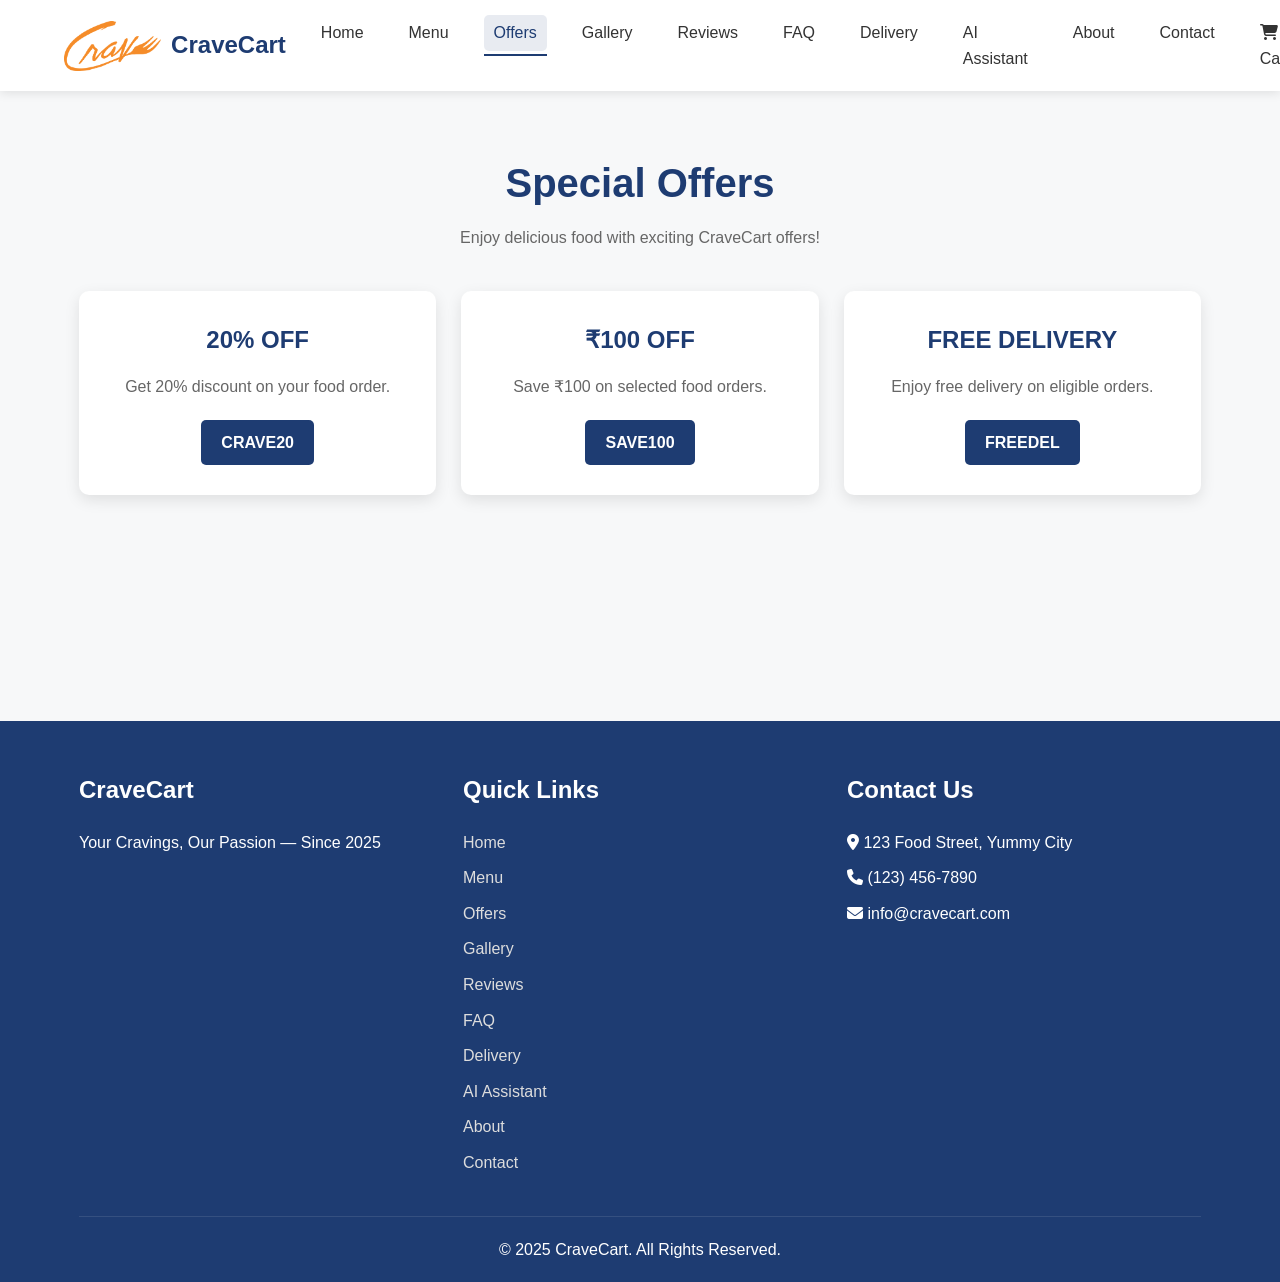
<file: food web/offers.html>
<!DOCTYPE html>
<html lang="en">
<head>
    <meta charset="UTF-8">
    <meta name="viewport" content="width=device-width, initial-scale=1.0">
    <title>Offers - CraveCart</title>

    <link rel="stylesheet" href="style.css">
    <link rel="stylesheet"
          href="https://cdnjs.cloudflare.com/ajax/libs/font-awesome/6.4.0/css/all.min.css">

    <style>
        .offers-page {
            padding: 60px 0;
            min-height: 70vh;
        }

        .offers-header {
            text-align: center;
            margin-bottom: 40px;
        }

        .offers-header h1 {
            color: #1e3c72;
            font-size: 2.5rem;
            margin-bottom: 10px;
        }

        .offers-header p {
            color: #666;
        }

        .offers-grid {
            display: grid;
            grid-template-columns: repeat(auto-fit, minmax(250px, 1fr));
            gap: 25px;
        }

        .offer-card {
            background: white;
            padding: 30px;
            text-align: center;
            border-radius: 10px;
            box-shadow: 0 5px 15px rgba(0,0,0,0.1);
        }

        .offer-card h2 {
            color: #1e3c72;
            margin-bottom: 15px;
        }

        .offer-card p {
            color: #666;
            margin-bottom: 20px;
        }

        .offer-code {
            display: inline-block;
            padding: 10px 20px;
            background: #1e3c72;
            color: white;
            border-radius: 5px;
            font-weight: bold;
        }
    </style>
</head>

<body>

    <!-- Header Section -->
    <header>
        <div class="container">

            <div class="logo">
                <img src="img/logo.png" alt="CraveCart Logo">
                <h1>CraveCart</h1>
            </div>

            <nav>
                <ul class="nav-links">

                    <li>
                        <a href="index.html">Home</a>
                    </li>

                    <li>
                        <a href="menu.html">Menu</a>
                    </li>

                    <li>
                        <a href="offers.html" class="active">Offers</a>
                    </li>

                    <li>
                        <a href="gallery.html">Gallery</a>
                    </li>

                    <li>
                        <a href="reviews.html">Reviews</a>
                    </li>

                    <li>
                        <a href="faq.html">FAQ</a>
                    </li>

                    <li>
                        <a href="delivery.html">Delivery</a>
                    </li>

                    <li>
                        <a href="ai-assistant.html">AI Assistant</a>
                    </li>

                    <li>
                        <a href="about.html">About</a>
                    </li>

                    <li>
                        <a href="contact.html">Contact</a>
                    </li>

                    <li>
                        <a href="#" id="cartLink">
                            <i class="fas fa-shopping-cart"></i>
                            Cart <span class="cart-count">0</span>
                        </a>
                    </li>

                </ul>
            </nav>

        </div>
    </header>


    <!-- Offers Section -->
    <section class="offers-page">

        <div class="container">

            <div class="offers-header">
                <h1>Special Offers</h1>
                <p>
                    Enjoy delicious food with exciting CraveCart offers!
                </p>
            </div>


            <div class="offers-grid">

                <!-- Offer 1 -->
                <div class="offer-card">
                    <h2>20% OFF</h2>
                    <p>
                        Get 20% discount on your food order.
                    </p>
                    <span class="offer-code">
                        CRAVE20
                    </span>
                </div>


                <!-- Offer 2 -->
                <div class="offer-card">
                    <h2>₹100 OFF</h2>
                    <p>
                        Save ₹100 on selected food orders.
                    </p>
                    <span class="offer-code">
                        SAVE100
                    </span>
                </div>


                <!-- Offer 3 -->
                <div class="offer-card">
                    <h2>FREE DELIVERY</h2>
                    <p>
                        Enjoy free delivery on eligible orders.
                    </p>
                    <span class="offer-code">
                        FREEDEL
                    </span>
                </div>

            </div>

        </div>

    </section>


    <!-- Footer -->
    <footer>

        <div class="container">

            <div class="footer-content">

                <!-- Brand -->
                <div class="footer-section">
                    <h3>CraveCart</h3>
                    <p>
                        Your Cravings, Our Passion — Since 2025
                    </p>
                </div>


                <!-- Quick Links -->
                <div class="footer-section">

                    <h3>Quick Links</h3>

                    <ul>

                        <li>
                            <a href="index.html">Home</a>
                        </li>

                        <li>
                            <a href="menu.html">Menu</a>
                        </li>

                        <li>
                            <a href="offers.html">Offers</a>
                        </li>

                        <li>
                            <a href="gallery.html">Gallery</a>
                        </li>

                        <li>
                            <a href="reviews.html">Reviews</a>
                        </li>

                        <li>
                            <a href="faq.html">FAQ</a>
                        </li>

                        <li>
                            <a href="delivery.html">Delivery</a>
                        </li>

                        <li>
                            <a href="ai-assistant.html">AI Assistant</a>
                        </li>

                        <li>
                            <a href="about.html">About</a>
                        </li>

                        <li>
                            <a href="contact.html">Contact</a>
                        </li>

                    </ul>

                </div>


                <!-- Contact -->
                <div class="footer-section">

                    <h3>Contact Us</h3>

                    <p>
                        <i class="fas fa-map-marker-alt"></i>
                        123 Food Street, Yummy City
                    </p>

                    <p>
                        <i class="fas fa-phone"></i>
                        (123) 456-7890
                    </p>

                    <p>
                        <i class="fas fa-envelope"></i>
                        info@cravecart.com
                    </p>

                </div>

            </div>


            <!-- Footer Bottom -->
            <div class="footer-bottom">

                <p>
                    &copy; 2025 CraveCart. All Rights Reserved.
                </p>

            </div>

        </div>

    </footer>

</body>
</html>
</file>
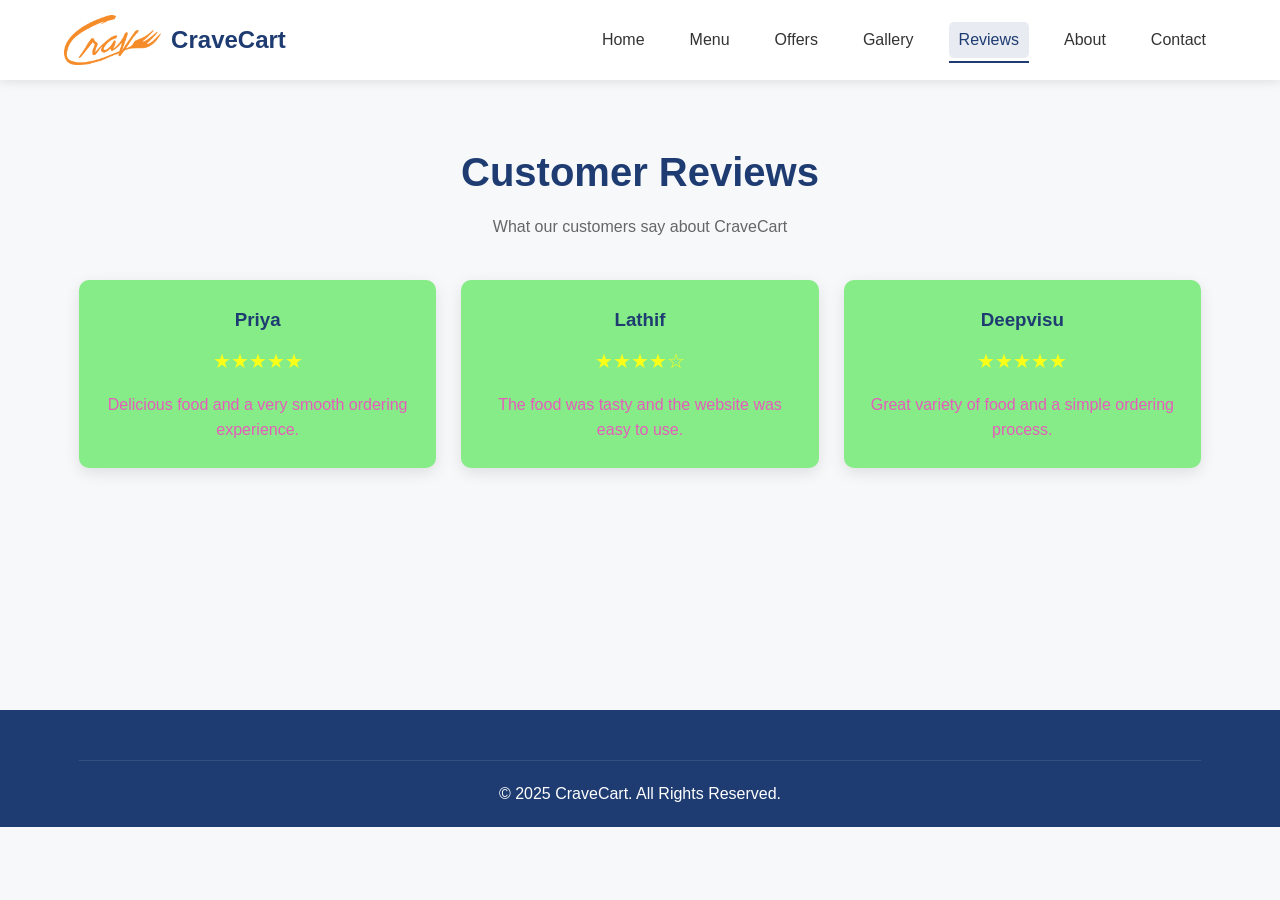
<file: food web/reviews.html>
<!DOCTYPE html>
<html lang="en">
<head>
    <meta charset="UTF-8">
    <meta name="viewport" content="width=device-width, initial-scale=1.0">
    <title>Reviews - CraveCart</title>

    <link rel="stylesheet" href="style.css">

    <style>
        .reviews-page {
            padding: 60px 0;
            min-height: 70vh;
        }

        .reviews-header {
            text-align: center;
            margin-bottom: 40px;
        }

        .reviews-header h1 {
            color: #1e3c72;
            font-size: 2.5rem;
            margin-bottom: 10px;
        }

        .reviews-header p {
            color: #666;
        }

        .reviews-grid {
            display: grid;
            grid-template-columns: repeat(auto-fit, minmax(250px, 1fr));
            gap: 25px;
        }

        .review-card {
            background: rgb(133, 236, 135);
            padding: 25px;
            border-radius: 10px;
            box-shadow: 0 5px 15px rgba(0,0,0,0.1);
            text-align: center;
        }

        .review-card h3 {
            color: #1e3c72;
            margin-bottom: 10px;
        }

        .stars {
            color: #fbff17;
            font-size: 20px;
            margin-bottom: 15px;
        }

        .review-card p {
            color: #e75cbb;
            line-height: 1.6;
        }
    </style>
</head>

<body>

<header>
    <div class="container">
        <div class="logo">
            <img src="img/logo.png" alt="CraveCart Logo">
            <h1>CraveCart</h1>
        </div>

        <nav>
            <ul class="nav-links">
                <li><a href="index.html">Home</a></li>
                <li><a href="menu.html">Menu</a></li>
                <li><a href="offers.html">Offers</a></li>
                <li><a href="gallery.html">Gallery</a></li>
                <li><a href="reviews.html" class="active">Reviews</a></li>
                <li><a href="about.html">About</a></li>
                <li><a href="contact.html">Contact</a></li>
            </ul>
        </nav>
    </div>
</header>

<section class="reviews-page">
    <div class="container">

        <div class="reviews-header">
            <h1>Customer Reviews</h1>
            <p>What our customers say about CraveCart</p>
        </div>

        <div class="reviews-grid">

            <div class="review-card">
                <h3>Priya</h3>
                <div class="stars">★★★★★</div>
                <p>Delicious food and a very smooth ordering experience.</p>
            </div>

            <div class="review-card">
                <h3>Lathif</h3>
                <div class="stars">★★★★☆</div>
                <p>The food was tasty and the website was easy to use.</p>
            </div>

            <div class="review-card">
                <h3>Deepvisu
                </h3>
                <div class="stars">★★★★★</div>
                <p>Great variety of food and a simple ordering process.</p>
            </div>

        </div>

    </div>
</section>

<footer>
    <div class="container">
        <div class="footer-bottom">
            <p>&copy; 2025 CraveCart. All Rights Reserved.</p>
        </div>
    </div>
</footer>

</body>
</html>
</file>
<file: food web/style.css>
/* Global Styles */
* {
    margin: 0;
    padding: 0;
    box-sizing: border-box;
}

body {
    font-family: 'Segoe UI', Tahoma, Geneva, Verdana, sans-serif;
    background-color: #f7f8f9;
    color: #333;
    line-height: 1.6;
}

.container {
    width: 90%;
    max-width: 1200px;
    margin: 0 auto;
    padding: 0 15px;
}

.btn-primary {
    display: inline-block;
    background: linear-gradient(135deg, #1e3c72, #2a5298);
    color: white;
    padding: 12px 25px;
    border: none;
    border-radius: 30px;
    cursor: pointer;
    font-size: 16px;
    font-weight: 600;
    text-decoration: none;
    transition: all 0.3s ease;
    box-shadow: 0 4px 15px rgba(30, 60, 114, 0.2);
}

.btn-primary:hover {
    background: linear-gradient(135deg, #2a5298, #1e3c72);
    transform: translateY(-2px);
    box-shadow: 0 6px 20px rgba(30, 60, 114, 0.3);
}

/* Header Styles */
header {
    background: white;
    box-shadow: 0 2px 10px rgba(0, 0, 0, 0.1);
    position: sticky;
    top: 0;
    z-index: 1000;
}

header .container {
    display: flex;
    justify-content: space-between;
    align-items: center;
    padding: 15px 0;
}

.logo {
    display: flex;
    align-items: center;
}

.logo img {
    height: 50px;
    margin-right: 10px;
}

.logo h1 {
    color: #1e3c72;
    font-size: 24px;
}

.nav-links {
    display: flex;
    list-style: none;
}

.nav-links li {
    margin-left: 25px;
}

.nav-links a {
    text-decoration: none;
    color: #333;
    font-weight: 500;
    transition: color 0.3s;
    position: relative;
    display: inline-block;
    padding: 5px 10px;
    border-radius: 5px;
}

.nav-links a:hover,
.nav-links a.active {
    color: #1e3c72;
    background-color: rgba(30, 60, 114, 0.1);
}

.nav-links a::after {
    content: '';
    position: absolute;
    bottom: -5px;
    left: 0;
    width: 0;
    height: 2px;
    background: #1e3c72;
    transition: width 0.3s;
}

.nav-links a:hover::after,
.nav-links a.active::after {
    width: 100%;
}

.cart-icon {
    position: relative;
    cursor: pointer;
    font-size: 24px;
    color: #1e3c72;
}

.cart-count {
    position: absolute;
    top: -8px;
    right: -8px;
    background: #ff4757;
    color: white;
    font-size: 12px;
    font-weight: bold;
    width: 20px;
    height: 20px;
    border-radius: 50%;
    display: flex;
    justify-content: center;
    align-items: center;
}

/* Hero Section */
.hero {
    background: linear-gradient(rgba(30, 60, 114, 0.7), rgba(30, 60, 114, 0.7)), url('img/food-bg.jpg');
    background-size: cover;
    background-position: center;
    color: white;
    padding: 100px 0;
    text-align: center;
}

.hero-content h1 {
    font-size: 3rem;
    margin-bottom: 20px;
}

.hero-content p {
    font-size: 1.2rem;
    margin-bottom: 30px;
    max-width: 700px;
    margin-left: auto;
    margin-right: auto;
}

/* Categories Section */
.categories {
    padding: 80px 0;
}

.categories h2 {
    text-align: center;
    font-size: 2.5rem;
    margin-bottom: 50px;
    color: #1e3c72;
}

.category-grid {
    display: grid;
    grid-template-columns: repeat(auto-fit, minmax(250px, 1fr));
    gap: 30px;
}

.category-card {
    background: white;
    border-radius: 10px;
    overflow: hidden;
    box-shadow: 0 5px 15px rgba(0, 0, 0, 0.1);
    transition: transform 0.3s ease;
    text-align: center;
}

.category-card:hover {
    transform: translateY(-10px);
}

.category-card img {
    width: 100%;
    height: 200px;
    object-fit: cover;
}

.category-card h3 {
    padding: 20px;
    font-size: 1.5rem;
    color: #1e3c72;
}

/* Featured Items Section */
.featured {
    padding: 80px 0;
    background-color: #f8f9fa;
}

.featured h2 {
    text-align: center;
    font-size: 2.5rem;
    margin-bottom: 50px;
    color: #1e3c72;
}

.food-grid {
    display: grid;
    grid-template-columns: repeat(auto-fit, minmax(300px, 1fr));
    gap: 30px;
}

.food-card {
    background: rgb(70, 222, 239);
    border-radius: 10px;
    overflow: hidden;
    box-shadow: 0 5px 15px rgba(0, 0, 0, 0.1);
    transition: transform 0.3s ease;
}

.food-card:hover {
    transform: translateY(-5px);
}

.food-card img {
    width: 100%;
    height: 200px;
    object-fit: cover;
}

.food-info {
    padding: 20px;
}

.food-info h3 {
    font-size: 1.5rem;
    margin-bottom: 10px;
    color: #1e3c72;
}

.food-info p {
    color: #666;
    margin-bottom: 15px;
}

.price {
    font-size: 1.3rem;
    font-weight: bold;
    color: #1e3c72;
    margin-bottom: 15px;
    display: block;
}

.add-to-cart {
    width: 100%;
    padding: 10px;
    background: linear-gradient(135deg, #1e3c72, #2a5298);
    color: white;
    border: none;
    border-radius: 5px;
    cursor: pointer;
    font-size: 16px;
    transition: background 0.3s;
}

.add-to-cart:hover {
    background: linear-gradient(135deg, #2a5298, #1e3c72);
}

/* Cart Modal */
.cart-modal {
    display: none;
    position: fixed;
    top: 0;
    left: 0;
    width: 100%;
    height: 100%;
    background: rgba(0, 0, 0, 0.5);
    z-index: 2000;
    justify-content: center;
    align-items: center;
}

.cart-content {
    background: white;
    width: 90%;
    max-width: 600px;
    border-radius: 10px;
    overflow: hidden;
    max-height: 80vh;
    display: flex;
    flex-direction: column;
}

.cart-header {
    background: #1e3c72;
    color: white;
    padding: 20px;
    display: flex;
    justify-content: space-between;
    align-items: center;
}

.close-btn {
    font-size: 30px;
    cursor: pointer;
}

.cart-body {
    padding: 20px;
    overflow-y: auto;
    flex-grow: 1;
}

.cart-item {
    display: flex;
    justify-content: space-between;
    align-items: center;
    padding: 15px 0;
    border-bottom: 1px solid #eee;
}

.item-info {
    flex-grow: 1;
}

.item-info h4 {
    margin-bottom: 5px;
}

.item-price {
    color: #1e3c72;
    font-weight: bold;
}

.item-quantity {
    display: flex;
    align-items: center;
    margin: 0 20px;
}

.quantity-btn {
    width: 30px;
    height: 30px;
    background: #1e3c72;
    color: white;
    border: none;
    border-radius: 50%;
    cursor: pointer;
    font-size: 16px;
}

.quantity {
    margin: 0 10px;
}

.remove-item {
    background: #ff4757;
    color: white;
    border: none;
    width: 30px;
    height: 30px;
    border-radius: 50%;
    cursor: pointer;
}

.cart-footer {
    padding: 20px;
    border-top: 1px solid #eee;
}

.cart-total {
    text-align: right;
    margin-bottom: 20px;
}

.checkout-btn {
    width: 100%;
    padding: 15px;
    font-size: 18px;
}

.empty-cart-message {
    text-align: center;
    color: #666;
    font-style: italic;
    padding: 30px 0;
}

/* Bill Preview Modal */
#billPreview {
    white-space: pre-wrap;
    font-family: 'Courier New', monospace;
    background: #f8f9fa;
    padding: 20px;
    border-radius: 5px;
    margin-bottom: 20px;
    max-height: 400px;
    overflow-y: auto;
    font-size: 14px;
    line-height: 1.5;
}

/* Footer */
footer {
    background: #1e3c72;
    color: white;
    padding: 50px 0 20px;
}

.footer-content {
    display: grid;
    grid-template-columns: repeat(auto-fit, minmax(250px, 1fr));
    gap: 30px;
    margin-bottom: 30px;
}

.footer-section h3 {
    margin-bottom: 20px;
    font-size: 1.5rem;
}

.footer-section ul {
    list-style: none;
}

.footer-section ul li {
    margin-bottom: 10px;
}

.footer-section ul li a {
    color: #ddd;
    text-decoration: none;
    transition: color 0.3s;
}

.footer-section ul li a:hover {
    color: white;
}

.footer-section p {
    margin-bottom: 10px;
}

.footer-bottom {
    text-align: center;
    padding-top: 20px;
    border-top: 1px solid rgba(255, 255, 255, 0.1);
}

/* Responsive Design */
@media (max-width: 768px) {
    .nav-links {
        display: none;
    }
    
    .hero-content h1 {
        font-size: 2rem;
    }
    
    .hero-content p {
        font-size: 1rem;
    }
    
    .categories h2,
    .featured h2 {
        font-size: 2rem;
    }
}

/* Menu Page Specific Styles */
.menu-page {
    padding: 50px 0;
}

.menu-header {
    text-align: center;
    margin-bottom: 40px;
}

.menu-header h1 {
    font-size: 2.5rem;
    color: #1e3c72;
    margin-bottom: 20px;
}

.filter-buttons {
    display: flex;
    justify-content: center;
    flex-wrap: wrap;
    gap: 10px;
    margin-bottom: 30px;
}

.filter-btn {
    padding: 10px 20px;
    background: white;
    border: 1px solid #1e3c72;
    color: #1e3c72;
    border-radius: 30px;
    cursor: pointer;
    transition: all 0.3s;
}

.filter-btn.active,
.filter-btn:hover {
    background: #1e3c72;
    color: white;
}

/* About Page Styles */
.about-page {
    padding: 50px 0;
}

.about-header {
    text-align: center;
    margin-bottom: 40px;
}

.about-header h1 {
    font-size: 2.5rem;
    color: #1e3c72;
    margin-bottom: 20px;
}

.about-content {
    background: rgb(188, 92, 150);
    padding: 30px;
    border-radius: 10px;
    box-shadow: 0 5px 15px rgba(185, 89, 89, 0.1);
}

/* Contact Page Styles */
.contact-page {
    padding: 50px 0;
}

.contact-header {
    text-align: center;
    margin-bottom: 40px;
}

.contact-header h1 {
    font-size: 2.5rem;
    color: #6488cc;
    margin-bottom: 20px;
}

.contact-form {
    background: rgb(162, 108, 188);
    padding: 30px;
    border-radius: 10px;
    box-shadow: 0 5px 15px rgba(52, 1, 56, 0.1);
    max-width: 600px;
    margin: 0 auto;
}

.form-group {
    margin-bottom: 20px;
}

.form-group label {
    display: block;
    margin-bottom: 5px;
    font-weight: 500;
}

.form-group input,
.form-group textarea {
    width: 100%;
    padding: 12px;
    border: 1px solid #ddd;
    border-radius: 5px;
    font-size: 16px;
}

.form-group textarea {
    height: 150px;
    resize: vertical;
}
</file>
